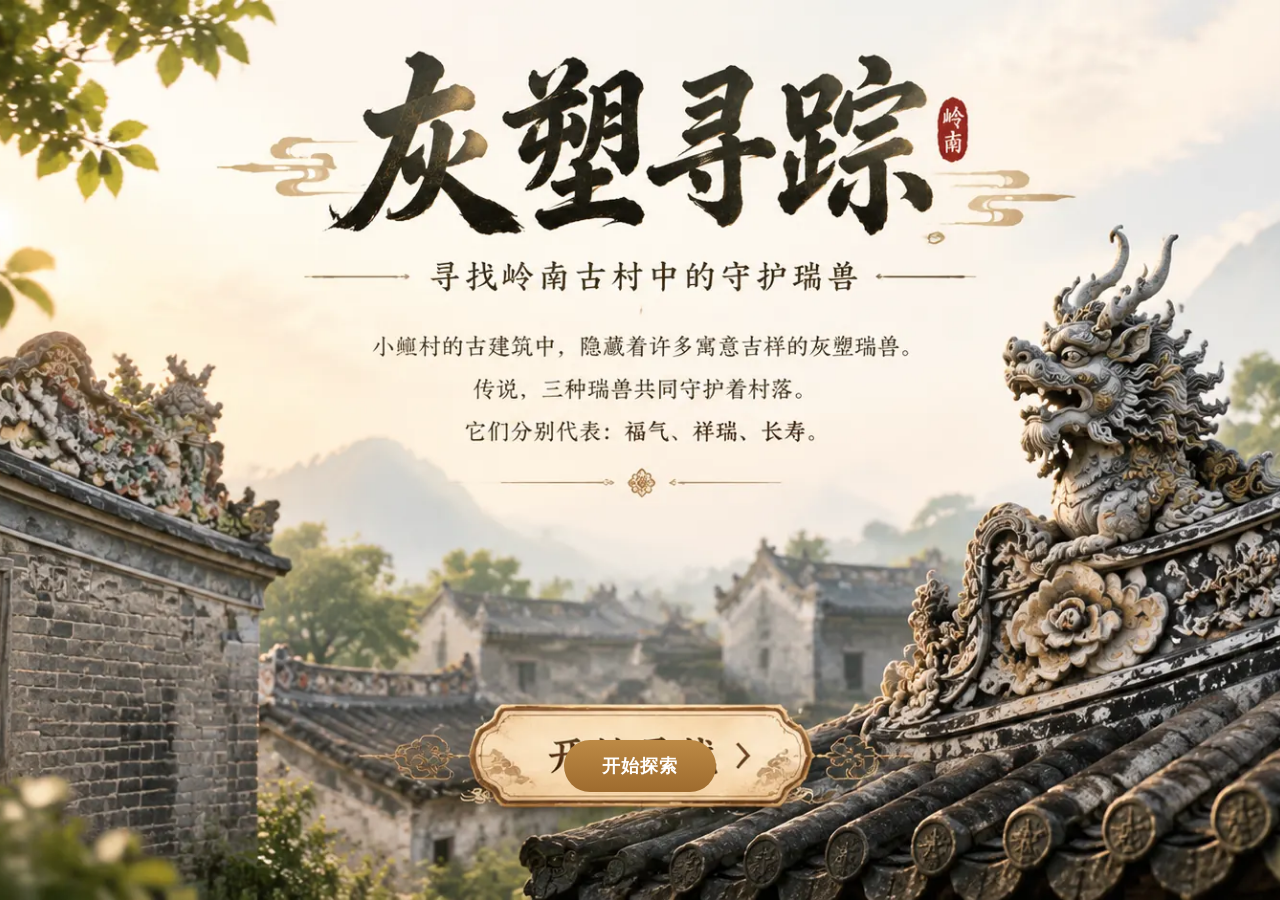
<file: games/huisu/index.html>
﻿<!DOCTYPE html>
<html lang="zh-CN">

<head>
    <meta charset="UTF-8">
    <title>灰塑寻踪</title>
    <link rel="stylesheet" href="style.css">
</head>

<body>

<div class="game-container">


    <!-- 01 游戏封面 -->
    <section id="page-cover" class="page active">

        <img src="01_cover.webp" class="background">

        <div class="cover-button">
            <button onclick="startGame()">开始探索</button>
        </div>

    </section>



    <!-- 02 序章 -->
    <section id="page-intro" class="page">

        <img src="02_intro_bg.webp" class="background">

        <div class="story-box">

            <h1>灰塑寻踪</h1>

            <p>
                小㘵村的古建筑中，
                隐藏着许多寓意吉祥的灰塑瑞兽。
            </p>

            <p>
                传说，三种瑞兽共同守护着村落。
            </p>

            <p>
                它们分别代表：
                <strong>福气、祥瑞、长寿。</strong>
            </p>

            <p>
                现在，请你寻找它们的真实身份。
            </p>

            <button onclick="levelOne()">开始寻找</button>

        </div>

    </section>



    <!-- 第一关 -->
    <section id="page-level1" class="page">

        <img src="03_level1_bg.webp" class="background">

        <div class="quiz-box">

            <h1>第一关：认识瑞兽</h1>

            <p>
                第一只守护瑞兽象征“福气”，它是谁？
            </p>

            <div class="image-choices">

                <div class="choice-card" onclick="chooseLevel1('bat')">
                    <img src="04_bat.webp">
                    <span>A · 蝙蝠</span>
                </div>

                <div class="choice-card" onclick="chooseLevel1('qilin')">
                    <img src="05_qilin.webp">
                    <span>B · 麒麟</span>
                </div>

                <div class="choice-card" onclick="chooseLevel1('crane')">
                    <img src="06_crane.webp">
                    <span>C · 仙鹤</span>
                </div>

            </div>

        </div>

    </section>



    <!-- 独立错误页面 -->
    <section id="page-wrong" class="page">

        <img src="08_level1_wrong.webp" class="background">

        <div class="story-box wrong-story">

            <h1>再观察一下</h1>

            <p id="wrong-message">
                这个答案似乎还不正确。
            </p>

            <p>
                仔细回忆之前获得的文化线索，
                再重新作出选择。
            </p>

            <button onclick="retryQuestion()">重新选择</button>

        </div>

    </section>



    <!-- 第一关成功 -->
    <section id="page-level1-success" class="page">

        <img src="07_level1_success.webp" class="background">

        <div class="story-box">

            <h1>回答正确！</h1>

            <p>
                你找到了第一只守护瑞兽——
                <strong>蝙蝠</strong>。
            </p>

            <p>
                在岭南传统文化中，
                “蝠”与“福”同音，
                因此蝙蝠常被赋予福气寓意。
            </p>

            <div class="reward-area">

                <p class="reward-title">获得线索</p>

                <img src="10_fragment_bat.webp" class="reward-img">

                <p><strong>【福纹碎片】</strong></p>

            </div>

            <button onclick="levelTwo()">进入第二关</button>

        </div>

    </section>



    <!-- 第二关 -->
    <section id="page-level2" class="page">

        <img src="09_level2_bg.webp" class="background">

        <div class="quiz-box">

            <h1>第二关：灰塑修复</h1>

            <p>
                你来到一座古老祠堂前。
                屋脊上的灰塑经历多年风雨，
                一处守护纹样已经残缺。
            </p>

            <p>
                请从三块碎片中，
                找出能够恢复原有纹样的那一块。
            </p>

            <div class="image-choices">

                <div class="choice-card" onclick="chooseLevel2('bat')">
                    <img src="10_fragment_bat.webp">
                    <span>A · 福纹碎片</span>
                </div>

                <div class="choice-card" onclick="chooseLevel2('flower')">
                    <img src="11_fragment_flower.webp">
                    <span>B · 花叶碎片</span>
                </div>

                <div class="choice-card" onclick="chooseLevel2('animal')">
                    <img src="12_fragment_animal.webp">
                    <span>C · 兽纹碎片</span>
                </div>

            </div>

        </div>

    </section>



    <!-- 第二关成功 -->
    <section id="page-level2-success" class="page">

        <img src="13_repair_success.webp" class="background">

        <div class="story-box">

            <h1>灰塑修复成功！</h1>

            <p>
                你将正确的碎片放回缺口，
                原本残缺的纹样重新完整。
            </p>

            <p>
                阳光落在屋脊之上，
                古老的灰塑重新展现出昔日的模样。
            </p>

            <p>
                灰塑不仅是一种建筑装饰，
                更承载着村民对于幸福、
                平安与未来的美好祝愿。
            </p>

            <button onclick="levelThree()">继续探索</button>

        </div>

    </section>



    <!-- 第三关 -->
    <section id="page-level3" class="page">

        <img src="14_temple_gate.webp" class="background">

        <div class="quiz-box">

            <h1>第三关：瑞兽守门</h1>

            <p>
                你来到村中最古老的祠堂。
            </p>

            <p>
                门楣上留下三种瑞兽，
                门旁则刻着一句古老提示：
            </p>

            <p class="clue-text">
                “福至祥来，寿满人间。”
            </p>

            <p>
                请按照
                <strong>福气 → 祥瑞 → 长寿</strong>
                的顺序点击瑞兽。
            </p>

            <div class="image-choices">

                <div class="choice-card small-card"
                     onclick="guardianChoose('bat')">

                    <img src="04_bat.webp">
                    <span>蝙蝠</span>

                </div>

                <div class="choice-card small-card"
                     onclick="guardianChoose('qilin')">

                    <img src="05_qilin.webp">
                    <span>麒麟</span>

                </div>

                <div class="choice-card small-card"
                     onclick="guardianChoose('crane')">

                    <img src="06_crane.webp">
                    <span>仙鹤</span>

                </div>

            </div>

            <p id="order-text" class="order-text">
                当前选择：尚未选择
            </p>

            <button class="secondary-button"
                    onclick="resetGuardianOrder()">
                重新排列
            </button>

        </div>

    </section>



    <!-- 第三关破解成功 -->
    <section id="page-gate-success" class="page">

        <img src="16_gate_open.webp"
             class="background"
             onerror="this.style.display='none'">

        <div class="story-box">

            <h1>祠堂开启！</h1>

            <p>
                蝙蝠、麒麟、仙鹤依次对应
                福气、祥瑞与长寿。
            </p>

            <p>
                当最后一只瑞兽被点亮，
                古老的大门缓缓开启。
            </p>

            <p>
                门后没有金银财宝，
                而是一份保存多年的村落文化记录。
            </p>

            <button onclick="showFinal()">
                查看最终发现
            </button>

        </div>

    </section>



    <!-- 最终通关 -->
    <section id="page-final" class="page">

        <img src="17_final_bg.webp" class="background">

        <div class="story-box final-box">

            <h1>恭喜完成探索！</h1>

            <p class="final-quote">
                “建筑有形，文化有魂。”
            </p>

            <p>
                你已经完成小㘵村灰塑文化探索，
                认识了隐藏在古建筑中的传统文化密码。
            </p>

            <img src="18_badge_guardian.webp"
                 class="badge">

            <h2>灰塑守护者</h2>

            <p>
                获得“小㘵村文化探索者”身份认证。
            </p>

            <button onclick="showConvert()">
                继续探索小㘵村
            </button>

        </div>

    </section>



    <!-- 最终转化页面 -->
    <section id="page-convert" class="page">

        <img src="17_final_bg.webp" class="background">

        <div class="story-box final-box">

            <h1>探索并未结束</h1>

            <p>
                数字世界中的灰塑寻踪已经完成，
                真实的小㘵村仍等待你的到来。
            </p>

            <div class="experience-grid">

                <div class="experience-card">
                    <h3>古村导览</h3>
                    <p>寻找真实古建筑与灰塑点位</p>
                </div>

                <div class="experience-card">
                    <h3>灰塑DIY</h3>
                    <p>亲手体验岭南传统灰塑技艺</p>
                </div>

                <div class="experience-card">
                    <h3>继续寻迹</h3>
                    <p>进入下一段互动故事《灵羊镇海》</p>
                </div>

            </div>

            <button onclick="restartGame()">
                再玩一次
            </button>

        </div>

    </section>


</div>


<script src="script.js"></script>

</body>
</html>
</file>
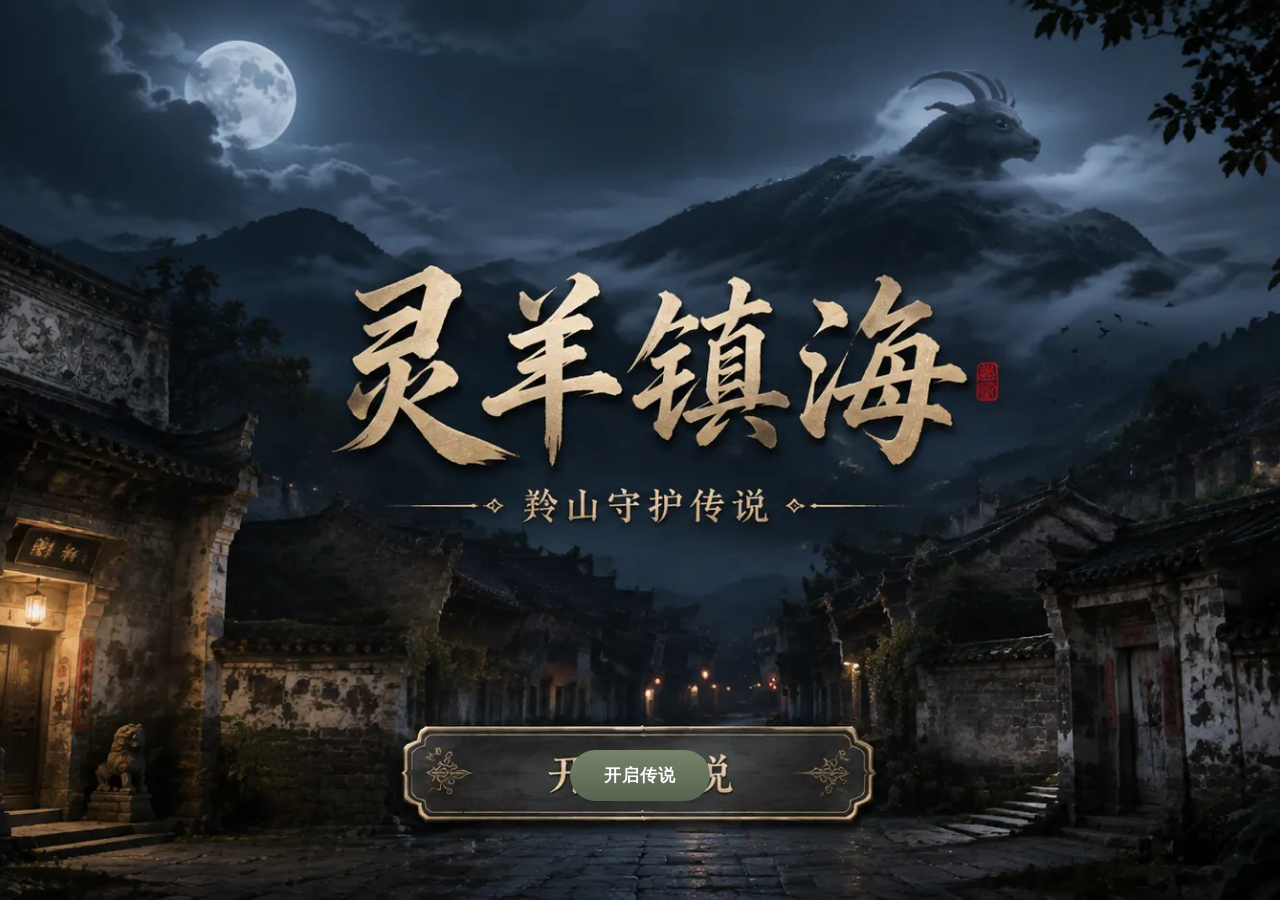
<file: games/lingyang/index.html>
﻿<!DOCTYPE html>

<html lang="zh-CN">

<head>

<meta charset="UTF-8">

<title>灵羊镇海</title>

<link rel="stylesheet" href="style.css">

</head>


<body>


<div class="game-container">



<!-- =================
游戏封面
================= -->


<section id="page-cover" class="page active">


<img src="01_cover.webp"
class="background">


<div class="center-box">


<button onclick="startGame()">

开启传说

</button>


</div>


</section>





<!-- =================
序章
================= -->


<section id="page-intro" class="page">


<img src="02_intro_bg.webp"
class="background">



<div class="story-box">


<h1>
灵羊镇海
</h1>


<h2>
羚山守护传说
</h2>



<p>

很久以前，小㘵村流传着一个传说。

</p>


<p>

在村后的羚羊山中，
沉睡着一只守护山海的灵羊。

</p>


<p>

它不会带来财富，
也不会赐予神力。

</p>


<p>

它守护的是：

<br>

山川平安，
村民安宁。

</p>



<img src="03_story_scroll.webp"
class="story-item">



<button onclick="firstScene()">

进入山中

</button>



</div>


</section>







<!-- =================
第一幕 水坑望龙
================= -->


<section id="page-water"
class="page">


<img src="04_water_pool_bg.webp"
class="background">



<div class="quiz-box">


<h1>
第一幕：水坑望龙
</h1>


<p>

雨后的山路上，
你发现水坑中的倒影与真实山峰不同。

</p>


<p>

老人曾说：

<br>

“灵羊沉睡之地，藏在山影之中。”

</p>


<img src="05_water_clue.webp"
class="clue-img">



<h3>

你决定：

</h3>


<div class="button-group">


<button onclick="waterChoice('correct')">

观察水面纹路

</button>


<button onclick="waterChoice('wrong')">

寻找山洞

</button>


<button onclick="waterChoice('wrong')">

离开这里

</button>


</div>


</div>


</section>


<!-- =================
第一幕错误页面
================= -->

<section id="page-water-wrong" class="page">

    <img src="07_wrong_water.webp"
         class="background">

    <div class="story-box">

        <h1>线索偏差</h1>

        <p>
            你沿着错误的方向继续寻找，
            却没有发现灵羊留下的痕迹。
        </p>

        <p class="quote">
            “真正的线索，藏在山与水的倒影之间。”
        </p>

        <p>
            也许你应该重新观察水面。
        </p>

        <button onclick="firstScene()">
            重新寻找
        </button>

    </div>

</section>


<!-- =================
第一幕成功
================= -->


<section id="page-stone"
class="page">


<img src="06_mountain_stone.webp"
class="background">


<div class="story-box">


<h1>

发现山纹石片

</h1>



<p>

你发现水面中的纹路，
其实是一张通往山顶的地图。

</p>


<p>

获得线索：

<br>

【山纹石片】

</p>



<button onclick="secondScene()">

继续前进

</button>



</div>


</section>
<!-- =================
第二幕：废弃庭院
================= -->


<section id="page-courtyard"
class="page">


<img src="08_old_courtyard_bg.webp"
class="background">



<div class="quiz-box">


<h1>
第二幕：荒院寻铃
</h1>



<p>

你来到一座被藤蔓覆盖的旧庭院。

</p>


<p>

这里曾经是村民祭山的地方。

</p>


<p>

井边留下了一句话：

</p>


<p class="quote">

“守护不是占有，而是陪伴。”

</p>



<h3>

寻找能够证明山神传说的物品：

</h3>



<div class="choice-items">



<div class="item-card"
onclick="bellChoice('correct')">


<img src="09_bronze_bell.webp">


<p>

守山铜铃

</p>


</div>




<div class="item-card"
onclick="bellChoice('wrong')">


<img src="10_old_lock.webp">


<p>

旧铁锁

</p>


</div>





<div class="item-card"
onclick="bellChoice('wrong')">


<img src="11_old_branch.webp">


<p>

枯树枝

</p>


</div>



</div>



</div>


</section>




<!-- =================
第二幕错误页面
================= -->


<section id="page-bell-wrong"
class="page">


<img src="08_old_courtyard_bg.webp"
class="background">



<div class="story-box">


<h1>

线索错误

</h1>



<p>

这件物品虽然来自旧庭院，

</p>


<p>

但它并不是山林守护留下的信物。

</p>



<p class="quote">

真正的守护，
不是锁住过去，
而是建立人与自然的联系。

</p>



<button onclick="secondScene()">

重新寻找

</button>



</div>


</section>


<!-- =================
第二幕成功
================= -->


<section id="page-bell-success"
class="page">


<img src="12_bell_reward.webp"
class="background">



<div class="story-box">


<h1>

获得守山铜铃

</h1>



<p>

你发现铜铃并不是召唤神灵的工具。

</p>


<p>

它代表的是：

</p>


<p class="quote">

人与山林之间的约定。

</p>



<p>

获得道具：

<br>

【守山铜铃】

</p>



<button onclick="thirdScene()">

登上山顶

</button>



</div>


</section>







<!-- =================
第三幕：灵羊问心
================= -->

<section id="page-choice" class="page">

    <img src="13_mountain_top_bg.webp"
         class="background">

    <div class="story-box">

        <h1>第三幕：灵羊问心</h1>

        <img src="14_spirit_sheep_statue.webp"
             class="spirit-sheep">

        <p>
            你终于来到羚羊山顶。
        </p>

        <p>
            沉睡百年的灵羊石像缓缓出现在云雾之间。
        </p>

        <p>
            山纹石片与守山铜铃同时产生了回应。
        </p>

        <p>
            灵羊问你：
        </p>

        <p class="quote">
            “如果你拥有改变村庄未来的力量，
            你会如何选择？”
        </p>

        <div class="button-group">

            <button onclick="ending('growth')">
                让更多游客来到这里，发展村庄
            </button>

            <button onclick="ending('protect')">
                保持原样，永远保护这里
            </button>

            <button onclick="ending('balance')">
                保护文化，同时开放体验
            </button>

        </div>

    </div>

</section>



<!-- =================
结局一：繁盛之路
================= -->

<section id="page-ending-growth" class="page">

    <img src="20_growth_ending.webp"
         class="background">

    <div class="story-box">

        <h1>结局一：繁盛之路</h1>

        <p>
            你选择打开山门，
            让更多人来到小㘵村。
        </p>

        <p>
            古村逐渐热闹起来。
            民宿、文创和体验项目不断增加，
            村庄重新焕发生机。
        </p>

        <p>
            曾经无人问津的村落，
            开始被越来越多人看见。
        </p>

        <p class="quote">
            “发展带来了新的可能，
            也带来了新的责任。”
        </p>

        <p>
            当游客越来越多，
            如何保护真正属于村落的文化，
            成为了新的问题。
        </p>

        <button onclick="showGrowthBadge()">
            查看我的结局身份
        </button>

    </div>

</section>



<!-- =================
结局一证章：逐潮者
================= -->

<section id="page-badge-growth" class="page">

    <img src="20_growth_ending.webp"
         class="background">

    <div class="badge-page-box">

        <p class="badge-label">
            —— 你的结局身份 ——
        </p>

        <img src="21_growth_badge.webp"
             class="big-badge">

        <h1>逐潮者</h1>

        <p>
            你选择拥抱变化，
            相信发展能够为古村带来新的生命力。
        </p>

        <p>
            但真正的“逐潮”，
            不只是追赶潮流，
            更需要思考发展的边界。
        </p>

        <button onclick="showProduct()">
            完成旅程
        </button>

    </div>

</section>



<!-- =================
结局二：静守之路
================= -->

<section id="page-ending-protect" class="page">

    <img src="22_preserve_ending.webp"
         class="background">

    <div class="story-box">

        <h1>结局二：静守之路</h1>

        <p>
            你选择关闭通往山林深处的道路，
            让村庄保持原来的模样。
        </p>

        <p>
            古建筑依旧安静，
            山林也没有受到新的打扰。
        </p>

        <p>
            但随着时间流逝，
            知道这些故事的人越来越少。
        </p>

        <p class="quote">
            “保存过去，
            是否就等于传承过去？”
        </p>

        <p>
            你开始意识到，
            如果文化永远无人知晓，
            它也可能在安静中逐渐消失。
        </p>

        <button onclick="showProtectBadge()">
            查看我的结局身份
        </button>

    </div>

</section>



<!-- =================
结局二证章：守旧者
================= -->

<section id="page-badge-protect" class="page">

    <img src="22_preserve_ending.webp"
         class="background">

    <div class="badge-page-box">

        <p class="badge-label">
            —— 你的结局身份 ——
        </p>

        <img src="23_preserve_badge.webp"
             class="big-badge">

        <h1>守旧者</h1>

        <p>
            你珍视村落原本的模样，
            希望尽可能减少外界对它的改变。
        </p>

        <p>
            你守住了过去，
            也留下了一个关于未来的问题。
        </p>

        <button onclick="showProduct()">
            完成旅程
        </button>

    </div>

</section>



<!-- =================
结局三：共生之路
================= -->

<section id="page-ending-balance" class="page">

    <img src="16_sheep_awaken.webp"
         class="background">

    <div class="story-box">

        <h1>结局三：灵羊苏醒</h1>

        <p>
            你没有选择彻底封闭村庄，
            也没有选择无边界地开发。
        </p>

        <p>
            你选择让文化保护与村落发展同行。
        </p>

        <p>
            古建筑得到保护，
            村民参与体验项目，
            游客通过故事、游戏与真实路线认识这里。
        </p>

        <p>
            山纹石片发出微光，
            守山铜铃第一次响起。
        </p>

        <p class="quote">
            “真正的守护，
            不是停止变化，
            而是让传承拥有未来。”
        </p>

        <button onclick="showBalanceBadge()">
            查看我的结局身份
        </button>

    </div>

</section>



<!-- =================
结局三证章：灵羊守护者
================= -->

<section id="page-badge-balance" class="page">

    <img src="16_sheep_awaken.webp"
         class="background">

    <div class="badge-page-box">

        <p class="badge-label">
            —— 你的结局身份 ——
        </p>

        <img src="17_guardian_token.webp"
             class="big-badge">

        <h1>灵羊守护者</h1>

        <p>
            你找到了保护与发展之间的平衡。
        </p>

        <p>
            让传统文化被看见，
            让村民真正参与，
            也让来到这里的人尊重这片土地。
        </p>

        <p class="quote">
            灵羊的苏醒不是故事的结束，
            而是新的守护开始。
        </p>

        <button onclick="showProduct()">
            完成旅程
        </button>

    </div>

</section>











<!-- =================
商业转化页
================= -->


<section id="page-product"
class="page">


<img src="19_product_show.webp"
class="background">



<div class="story-box">



<h1>

探索并未结束

</h1>



<p>

数字故事结束，
真实的小㘵村仍等待你的到来。

</p>



<div class="product-list">


<div class="product-card">

<h3>

羚羊山徒步

</h3>

<p>

探索真实山水路线

</p>


</div>




<div class="product-card">

<h3>

灵羊文创

</h3>

<p>

收藏你的守护印记

</p>


</div>





<div class="product-card">

<h3>

继续故事

</h3>

<p>

体验更多村落传说

</p>


</div>



</div>





<button onclick="restartGame()">

重新体验

</button>



</div>


</section>





</div>



<script src="script.js"></script>



</body>


</html>
</file>
<file: games/huisu/style.css>
* {
    margin: 0;
    padding: 0;
    box-sizing: border-box;
}


html,
body {
    width: 100%;
    height: 100%;
}


body {
    font-family: "Microsoft YaHei", "SimSun", sans-serif;
    background: #15130f;
    overflow: hidden;
}


.game-container {
    width: 100vw;
    height: 100vh;
}


.page {
    display: none;
    position: relative;
    width: 100%;
    height: 100%;
    overflow: hidden;
}


.page.active {
    display: block;
}


.background {
    position: absolute;
    inset: 0;
    width: 100%;
    height: 100%;
    object-fit: cover;
    z-index: 0;
}


.cover-button {
    position: absolute;
    left: 0;
    bottom: 12%;
    width: 100%;
    text-align: center;
    z-index: 5;
}


.story-box,
.quiz-box {
    position: absolute;
    z-index: 5;

    top: 50%;
    left: 50%;
    transform: translate(-50%, -50%);

    width: min(900px, 72vw);
    max-height: 86vh;
    overflow-y: auto;

    padding: 36px 44px;

    background: rgba(250, 241, 216, 0.92);

    border: 1px solid rgba(112, 79, 40, 0.25);

    border-radius: 22px;

    box-shadow:
        0 14px 45px rgba(0, 0, 0, 0.28);

    text-align: center;
}


.story-box h1,
.quiz-box h1 {
    margin-bottom: 22px;
    font-size: 32px;
    letter-spacing: 2px;
}


.story-box h2 {
    margin: 14px 0;
    font-size: 26px;
}


.story-box p,
.quiz-box p {
    margin-bottom: 15px;
    font-size: 18px;
    line-height: 1.85;
}


button {
    margin-top: 12px;

    padding: 14px 38px;

    border: none;

    border-radius: 999px;

    background:
        linear-gradient(
            180deg,
            #bd8a45,
            #9e6b2e
        );

    color: #fff;

    font-size: 18px;
    font-weight: 600;

    letter-spacing: 1px;

    cursor: pointer;

    transition:
        transform .2s ease,
        filter .2s ease;
}


button:hover {
    transform: translateY(-2px);
    filter: brightness(1.08);
}


.image-choices {
    display: flex;
    justify-content: center;
    align-items: stretch;
    gap: 26px;

    margin-top: 28px;
    margin-bottom: 16px;
}


.choice-card {
    width: 210px;

    padding: 12px;

    border-radius: 15px;

    background:
        rgba(255, 253, 245, 0.78);

    border:
        1px solid rgba(119, 86, 50, 0.25);

    cursor: pointer;

    transition:
        transform .2s ease,
        box-shadow .2s ease;
}


.choice-card:hover {
    transform: translateY(-7px);

    box-shadow:
        0 10px 25px rgba(0, 0, 0, 0.16);
}


.choice-card img {
    width: 100%;
    height: 145px;
    object-fit: contain;

    display: block;

    margin-bottom: 9px;
}


.choice-card span {
    display: block;

    font-size: 17px;
    font-weight: 600;
}


.small-card {
    width: 185px;
}


.reward-area {
    margin: 18px auto;

    padding: 15px;

    width: 230px;

    border-radius: 14px;

    background:
        rgba(255, 251, 235, 0.72);
}


.reward-title {
    font-weight: 700;
}


.reward-img {
    display: block;

    width: 130px;
    height: 105px;

    object-fit: contain;

    margin: 7px auto;
}


.clue-text {
    display: inline-block;

    padding: 8px 18px;

    color: #71491f;

    font-weight: 700;

    border-top: 1px solid #a77b49;
    border-bottom: 1px solid #a77b49;
}


.order-text {
    margin-top: 18px;

    font-weight: 700;

    color: #71491f;
}


.secondary-button {
    background: #74634c;
}


.badge {
    display: block;

    width: 155px;
    height: 155px;

    object-fit: contain;

    margin: 12px auto;
}


.final-quote {
    font-family: "KaiTi", serif;

    font-size: 24px !important;

    font-weight: 700;

    color: #704a21;
}


.experience-grid {
    display: flex;
    justify-content: center;
    gap: 16px;

    margin: 22px 0;
}


.experience-card {
    flex: 1;

    min-height: 120px;

    padding: 18px;

    border-radius: 14px;

    background:
        rgba(255, 251, 235, 0.73);

    border:
        1px solid rgba(120, 89, 53, .25);
}


.experience-card h3 {
    margin-bottom: 8px;

    color: #795327;
}


.experience-card p {
    margin: 0;

    font-size: 15px;
}


@media (max-width: 900px) {

    .story-box,
    .quiz-box {
        width: 88vw;
        padding: 24px;
    }


    .image-choices {
        gap: 12px;
    }


    .choice-card {
        width: 30%;
    }


    .choice-card img {
        height: 110px;
    }

}
</file>
<file: games/lingyang/style.css>
* {
    margin: 0;
    padding: 0;
    box-sizing: border-box;
}

html,
body {
    width: 100%;
    height: 100%;
}

body {
    font-family: "Microsoft YaHei", "KaiTi", sans-serif;
    background: #0f1514;
    overflow: hidden;
    color: #2c2a24;
}

.game-container {
    width: 100vw;
    height: 100vh;
}

.page {
    display: none;
    position: relative;
    width: 100%;
    height: 100%;
    overflow: hidden;
}

.page.active {
    display: block;
}

.background {
    position: absolute;
    inset: 0;
    width: 100%;
    height: 100%;
    object-fit: cover;
    z-index: 0;
}

/* 首页按钮 */

.center-box {
    position: absolute;
    left: 0;
    bottom: 11%;
    width: 100%;
    text-align: center;
    z-index: 5;
}

/* 剧情框 */

.story-box,
.quiz-box {
    position: absolute;
    z-index: 5;

    top: 50%;
    left: 50%;
    transform: translate(-50%, -50%);

    width: min(900px, 72vw);
    max-height: 86vh;
    overflow-y: auto;

    padding: 34px 42px;

    background: rgba(245, 240, 220, 0.90);

    border: 1px solid rgba(92, 79, 54, 0.28);
    border-radius: 22px;

    box-shadow:
        0 14px 50px rgba(0, 0, 0, 0.30);

    text-align: center;

    backdrop-filter: blur(4px);
}

.story-box h1,
.quiz-box h1 {
    margin-bottom: 16px;
    font-size: 34px;
    letter-spacing: 2px;
    color: #4f4a35;
}

.story-box h2 {
    margin-bottom: 18px;
    font-size: 22px;
    font-weight: normal;
    letter-spacing: 2px;
    color: #6d6b55;
}

.story-box h3,
.quiz-box h3 {
    margin: 18px 0 12px;
    color: #5c593f;
}

.story-box p,
.quiz-box p {
    margin-bottom: 14px;
    font-size: 18px;
    line-height: 1.9;
}

/* 引用句 */

.quote {
    display: inline-block;
    margin: 12px 0 20px;
    padding: 10px 20px;

    font-family: "KaiTi", "STKaiti", serif;
    font-size: 21px !important;
    font-weight: 700;

    color: #56604c;

    border-top: 1px solid rgba(86, 96, 76, .55);
    border-bottom: 1px solid rgba(86, 96, 76, .55);
}

/* 按钮 */

button {
    margin: 10px 8px 0;
    padding: 14px 34px;

    border: none;
    border-radius: 999px;

    background: linear-gradient(
        180deg,
        #76846c,
        #56634f
    );

    color: white;

    font-size: 17px;
    font-weight: 600;
    letter-spacing: 1px;

    cursor: pointer;

    box-shadow:
        0 6px 16px rgba(0, 0, 0, 0.18);

    transition:
        transform .2s ease,
        filter .2s ease,
        box-shadow .2s ease;
}

button:hover {
    transform: translateY(-2px);
    filter: brightness(1.08);

    box-shadow:
        0 9px 22px rgba(0, 0, 0, 0.24);
}

/* 多按钮区域 */

.button-group {
    display: flex;
    flex-direction: column;
    align-items: center;

    margin-top: 18px;
}

.button-group button {
    width: min(520px, 90%);
}

/* 序章卷轴 */

.story-item {
    display: block;

    width: min(420px, 70%);
    max-height: 220px;

    object-fit: contain;

    margin: 12px auto 18px;
}

/* 第一幕水面线索 */

.clue-img {
    display: block;

    width: min(520px, 80%);
    max-height: 230px;

    object-fit: contain;

    margin: 14px auto;

    border-radius: 14px;

    box-shadow:
        0 7px 20px rgba(0, 0, 0, 0.16);
}

/* 第二幕道具 */

.choice-items {
    display: flex;
    justify-content: center;
    gap: 22px;

    margin-top: 24px;
}

.item-card {
    width: 210px;

    padding: 14px 12px;

    background:
        rgba(255, 253, 243, 0.78);

    border:
        1px solid rgba(104, 94, 70, .25);

    border-radius: 16px;

    cursor: pointer;

    transition:
        transform .2s ease,
        box-shadow .2s ease;
}

.item-card:hover {
    transform: translateY(-7px);

    box-shadow:
        0 10px 26px rgba(0, 0, 0, .18);
}

.item-card img {
    display: block;

    width: 100%;
    height: 135px;

    object-fit: contain;

    margin-bottom: 8px;
}

.item-card p {
    margin: 0;

    font-size: 16px;
    font-weight: 600;
}

/* 灵羊石像 */

.spirit-sheep {
    display: block;

    width: min(460px, 70%);
    max-height: 210px;

    object-fit: contain;

    margin: 8px auto 14px;
}

/* 徽章 */

.badge {
    display: block;

    width: 160px;
    height: 160px;

    object-fit: contain;

    margin: 14px auto 12px;
}

/* 商业转化页 */

.product-list {
    display: flex;
    justify-content: center;
    gap: 18px;

    margin: 24px 0;
}

.product-card {
    flex: 1;

    min-height: 125px;

    padding: 20px 16px;

    background:
        rgba(255, 252, 240, 0.78);

    border:
        1px solid rgba(100, 93, 69, .26);

    border-radius: 15px;
}

.product-card h3 {
    margin-bottom: 10px;
    font-size: 19px;
    color: #53604c;
}

.product-card p {
    margin: 0;
    font-size: 15px;
    line-height: 1.6;
}

/* 让滚动条不那么突兀 */

.story-box::-webkit-scrollbar,
.quiz-box::-webkit-scrollbar {
    width: 7px;
}

.story-box::-webkit-scrollbar-thumb,
.quiz-box::-webkit-scrollbar-thumb {
    background: rgba(90, 93, 70, .35);
    border-radius: 10px;
}

/* 小屏兼容 */

@media (max-width: 950px) {

    .story-box,
    .quiz-box {
        width: 88vw;
        padding: 25px;
    }

    .choice-items {
        gap: 10px;
    }

    .item-card {
        width: 30%;
    }

    .item-card img {
        height: 100px;
    }

    .product-list {
        gap: 10px;
    }
}
/* =========================
   独立结局证章页面
========================= */

.badge-page-box {
    position: absolute;
    z-index: 5;

    top: 50%;
    left: 50%;
    transform: translate(-50%, -50%);

    width: min(760px, 72vw);
    max-height: 88vh;

    padding: 30px 45px;

    text-align: center;

    background: rgba(245, 240, 220, 0.92);

    border: 1px solid rgba(92, 79, 54, 0.28);
    border-radius: 24px;

    box-shadow:
        0 18px 55px rgba(0, 0, 0, 0.34);
}


.badge-label {
    margin-bottom: 5px;

    font-size: 16px;
    letter-spacing: 4px;

    color: #6c705d;
}


.big-badge {
    display: block;

    width: 420px;
    max-width: 75%;

    height: 300px;

    object-fit: contain;

    margin: 5px auto;
}


.badge-page-box h1 {
    margin: 4px 0 12px;

    font-size: 38px;
    letter-spacing: 3px;

    color: #4f523f;
}


.badge-page-box p {
    margin: 8px 0;

    font-size: 17px;
    line-height: 1.8;
}


.badge-page-box .quote {
    font-family: "KaiTi", "STKaiti", serif;

    font-size: 19px;

    color: #56604c;
}
</file>
